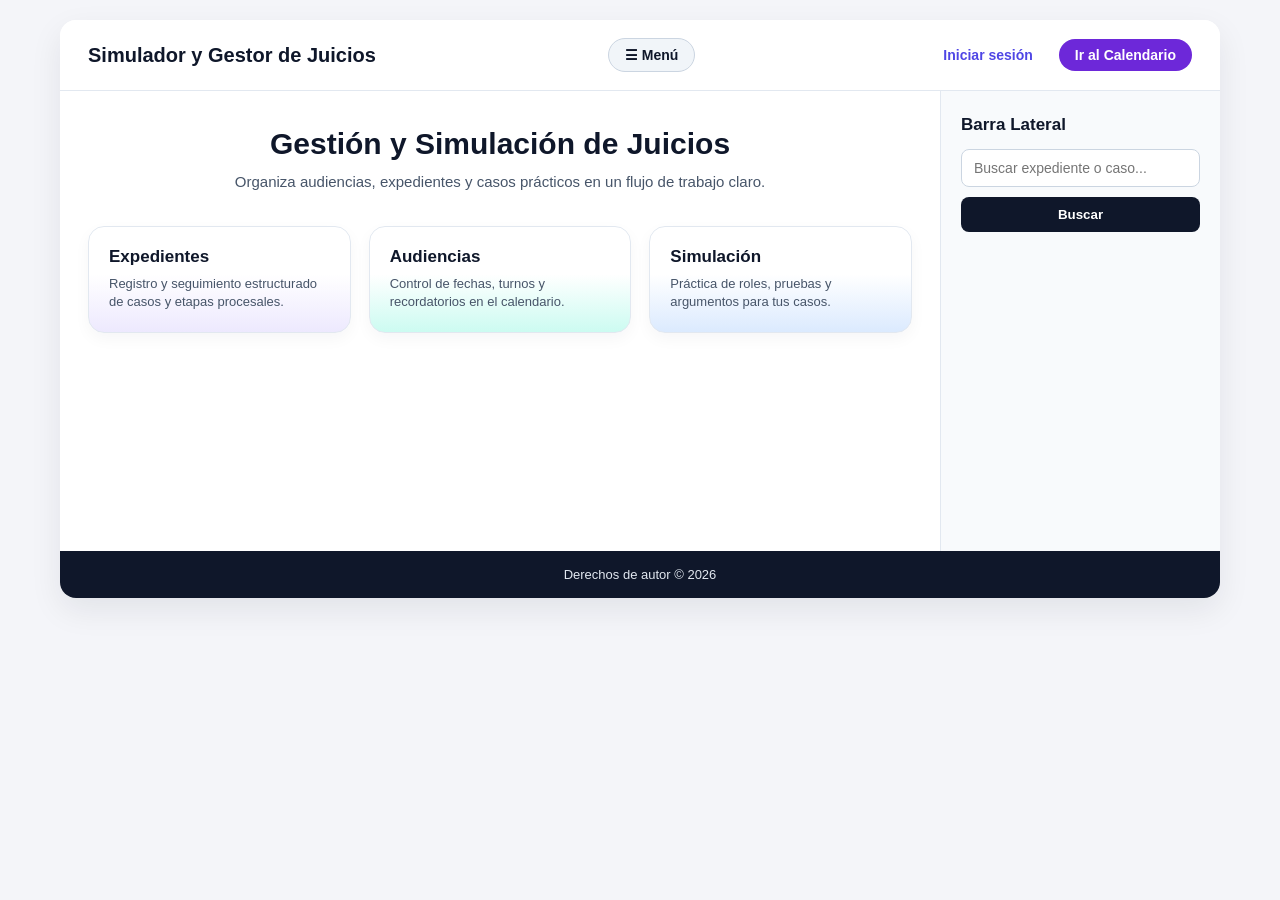
<file: Frontend_app/index.html>
<!DOCTYPE html>
<html lang="es">
<head>
    <meta charset="UTF-8">
    <meta name="viewport" content="width=device-width, initial-scale=1.0">
    <title>Simulador y Gestor de Juicios</title>
    <link rel="stylesheet" href="style.css">
</head>
<body>

    <div id="container">

        <header class="top-header">
            <div class="brand">
                <h1>Simulador y Gestor de Juicios</h1>
            </div>

            <nav aria-label="Navegación principal">
                <button id="menuBtn" class="menu-toggle" aria-expanded="false" aria-controls="menuLista">
                    ☰ Menú
                </button>
                <ul id="menuLista" class="menu-desplegable">
                    <li><a href="index.html">Inicio</a></li>
                    <li><a href="crear_cuenta.html">Crear cuenta</a></li>
                    <li><a href="calendario.html">Calendario Interactivo</a></li>
                    <li><a href="index.html">Blog</a></li>
                    <li><a href="index.html">Contacto</a></li>
                </ul>
            </nav>

            <div class="header-actions">
                <a href="crear_cuenta.html" class="btn-outline">Iniciar sesión</a>
                <a href="calendario.html" class="btn-primary">Ir al Calendario</a>
            </div>
        </header>

        <main class="layout-main">
            <section id="content">
                <div class="hero">
                    <h2>Gestión y Simulación de Juicios</h2>
                    <p>Organiza audiencias, expedientes y casos prácticos en un flujo de trabajo claro.</p>
                </div>

                <div class="cards-grid">
                    <article class="card card-purple">
                        <h3>Expedientes</h3>
                        <p>Registro y seguimiento estructurado de casos y etapas procesales.</p>
                    </article>

                    <article class="card card-teal">
                        <h3>Audiencias</h3>
                        <p>Control de fechas, turnos y recordatorios en el calendario.</p>
                    </article>

                    <article class="card card-blue">
                        <h3>Simulación</h3>
                        <p>Práctica de roles, pruebas y argumentos para tus casos.</p>
                    </article>
                </div>
            </section>

            <aside>
                <h2>Barra Lateral</h2>
                <form role="search">
                    <input type="text" placeholder="Buscar expediente o caso..." aria-label="Buscar">
                    <button type="submit">Buscar</button>
                </form>
            </aside>
        </main>

        <footer>
            Derechos de autor &copy; 2026
        </footer>

    </div>

    <script src="main.js" defer></script>
</body>
</html>
</file>
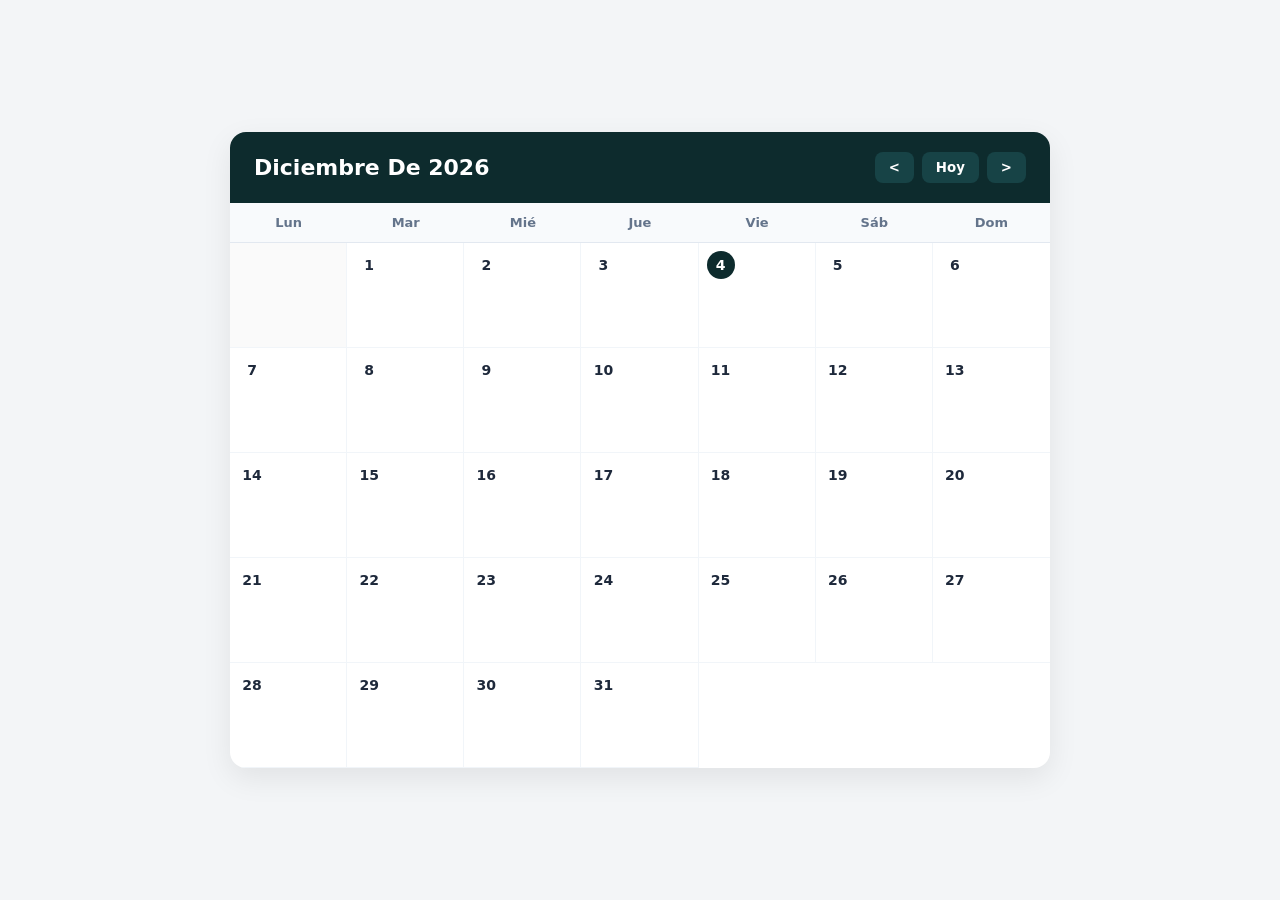
<file: Frontend_app/calendario.html>
<!DOCTYPE html>
<html lang="es">
<head>
  <meta charset="UTF-8">
  <meta name="viewport" content="width=device-width, initial-scale=1.0">
  <title>Calendario Interactivo</title>
  <link rel="stylesheet" href="calendario.css">
</head>
<body>

  <div class="calendar-container">
    <header class="calendar-header">
      <h2 id="monthYearTitle"></h2>
      <div class="controls">
        <button id="prevMonthBtn">&lt;</button>
        <button id="todayBtn">Hoy</button>
        <button id="nextMonthBtn">&gt;</button>
      </div>
    </header>

    <div class="weekdays">
      <div>Lun</div>
      <div>Mar</div>
      <div>Mié</div>
      <div>Jue</div>
      <div>Vie</div>
      <div>Sáb</div>
      <div>Dom</div>
    </div>

    <div class="days-grid" id="daysGrid"></div>
  </div>

  <!-- Ventana emergente para añadir evento -->
  <div class="modal-backdrop" id="eventModal">
    <div class="modal-box">
      <h3>Nuevo evento</h3>
      <p id="selectedDateText"></p>
      <form id="eventForm">
        <input type="text" id="eventTitleInput" placeholder="Ej. Reunión 10:00 a.m." required>
        <div class="modal-buttons">
          <button type="button" class="btn-cancel" id="cancelBtn">Cancelar</button>
          <button type="submit" class="btn-save">Guardar</button>
        </div>
      </form>
    </div>
  </div>

  <script>
    const today = new Date();
    let currentMonth = today.getMonth();
    let currentYear = today.getFullYear();
    let selectedDateKey = "";

    let events = JSON.parse(localStorage.getItem("misEventosCalendario")) || {};

    const monthYearTitle = document.getElementById("monthYearTitle");
    const daysGrid = document.getElementById("daysGrid");
    const eventModal = document.getElementById("eventModal");
    const selectedDateText = document.getElementById("selectedDateText");
    const eventTitleInput = document.getElementById("eventTitleInput");

    function renderCalendar() {
      daysGrid.innerHTML = "";

      const firstDay = new Date(currentYear, currentMonth, 1);
      const lastDay = new Date(currentYear, currentMonth + 1, 0);
      const totalDays = lastDay.getDate();

      let startWeekday = firstDay.getDay() - 1;
      if (startWeekday === -1) startWeekday = 6;

      const monthName = firstDay.toLocaleDateString("es-ES", { month: "long", year: "numeric" });
      monthYearTitle.textContent = monthName;

      for (let i = 0; i < startWeekday; i++) {
        const emptyCell = document.createElement("div");
        emptyCell.className = "day-cell empty";
        daysGrid.appendChild(emptyCell);
      }

      for (let day = 1; day <= totalDays; day++) {
        const cell = document.createElement("div");
        cell.className = "day-cell";

        const dateKey = `${currentYear}-${String(currentMonth + 1).padStart(2, "0")}-${String(day).padStart(2, "0")}`;

        if (
          day === today.getDate() &&
          currentMonth === today.getMonth() &&
          currentYear === today.getFullYear()
        ) {
          cell.classList.add("today");
        }

        const dayNum = document.createElement("div");
        dayNum.className = "day-number";
        dayNum.textContent = day;
        cell.appendChild(dayNum);

        if (events[dateKey]) {
          events[dateKey].forEach((ev, index) => {
            const tag = document.createElement("div");
            tag.className = "event-tag";
            tag.innerHTML = `<span>${ev}</span><button title="Eliminar">&times;</button>`;

            tag.querySelector("button").addEventListener("click", (e) => {
              e.stopPropagation();
              events[dateKey].splice(index, 1);
              if (events[dateKey].length === 0) delete events[dateKey];
              saveAndRender();
            });

            cell.appendChild(tag);
          });
        }

        cell.addEventListener("click", () => {
          selectedDateKey = dateKey;
          selectedDateText.textContent = `Fecha seleccionada: ${day}/${currentMonth + 1}/${currentYear}`;
          eventTitleInput.value = "";
          eventModal.classList.add("active");
          eventTitleInput.focus();
        });

        daysGrid.appendChild(cell);
      }
    }

    function saveAndRender() {
      localStorage.setItem("misEventosCalendario", JSON.stringify(events));
      renderCalendar();
    }

    document.getElementById("prevMonthBtn").addEventListener("click", () => {
      currentMonth--;
      if (currentMonth < 0) {
        currentMonth = 11;
        currentYear--;
      }
      renderCalendar();
    });

    document.getElementById("nextMonthBtn").addEventListener("click", () => {
      currentMonth++;
      if (currentMonth > 11) {
        currentMonth = 0;
        currentYear++;
      }
      renderCalendar();
    });

    document.getElementById("todayBtn").addEventListener("click", () => {
      currentMonth = today.getMonth();
      currentYear = today.getFullYear();
      renderCalendar();
    });

    document.getElementById("cancelBtn").addEventListener("click", () => {
      eventModal.classList.remove("active");
    });

    document.getElementById("eventForm").addEventListener("submit", (e) => {
      e.preventDefault();
      const title = eventTitleInput.value.trim();
      if (!title) return;

      if (!events[selectedDateKey]) events[selectedDateKey] = [];
      events[selectedDateKey].push(title);

      eventModal.classList.remove("active");
      saveAndRender();
    });

    renderCalendar();
  </script>
</body>
</html>
</file>
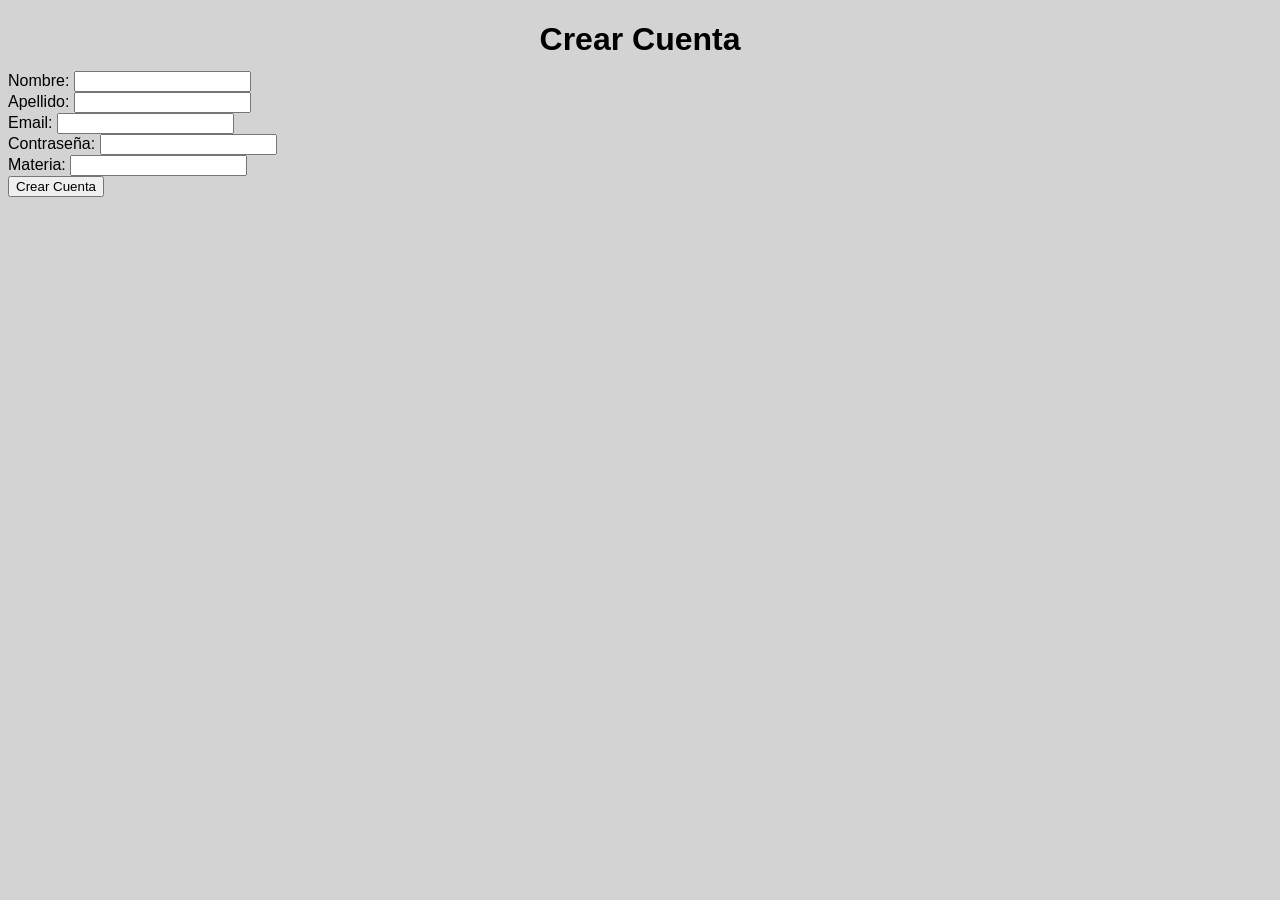
<file: Frontend_app/crear_cuenta.html>
<!DOCTYPE html>
<html lang="en">
<head>
    <meta charset="UTF-8">
    <meta name="viewport" content="width=device-width, initial-scale=1.0">
    <title>Crear Cuenta</title>
    <link rel="stylesheet" href="crear_cuenta.css">
</head>
<body>
    
    <div id="container">

        <header> 
            <h1>Crear Cuenta</h1>
        </header>
        
    </div>

    <nav>
        <form action="#" method="post">

        <div>
            <label for="nombre">Nombre:</label>
            <input id="nombre" type="text" name="Nombre">
        </div>

        <div>
            <label for="apellido">Apellido:</label>
            <input id="apellido" type="text" name="Apellido">
        </div>

        <div>
            <label for="email">Email:</label>
            <input id="email" type="email" name="Email">
        </div>

        <div>
            <label for="password">Contraseña:</label>
            <input id="password" type="password" name="Password">
        </div>

        <div>
            <label for="materia">Materia:</label>
            <input id="materia" type="text" name="Materia">
        </div>

        <input type="Submit" value="Crear Cuenta">
    </form>
    </nav>
    
</body>
</html>
</file>
<file: Frontend_app/style.css>
* {
    margin: 0;
    padding: 0;
    box-sizing: border-box;
    font-family: 'Segoe UI', Arial, Helvetica, sans-serif;
}

body {
    background: #f4f5f9;
    color: #1e293b;
    padding: 20px;
}

#container {
    max-width: 1160px;
    margin: 0 auto;
    background: #ffffff;
    border-radius: 16px;
    box-shadow: 0 12px 32px rgba(15, 23, 42, 0.08);
    overflow: hidden;
}

/* Cabecera y navegación */
.top-header {
    display: flex;
    flex-wrap: wrap;
    align-items: center;
    justify-content: space-between;
    gap: 16px;
    padding: 18px 28px;
    border-bottom: 1px solid #e2e8f0;
    background: #ffffff;
}

.brand h1 {
    font-size: 20px;
    font-weight: 700;
    color: #0f172a;
}

nav {
    position: relative;
}

.menu-toggle {
    background: #f1f5f9;
    color: #0f172a;
    border: 1px solid #cbd5e1;
    padding: 8px 16px;
    font-size: 14px;
    font-weight: 600;
    border-radius: 999px;
    cursor: pointer;
    transition: background 0.2s;
}

.menu-toggle:hover {
    background: #e2e8f0;
}

.menu-desplegable {
    display: none;
    position: absolute;
    top: calc(100% + 8px);
    left: 0;
    min-width: 220px;
    background: #ffffff;
    border: 1px solid #e2e8f0;
    border-radius: 12px;
    list-style: none;
    box-shadow: 0 10px 24px rgba(15, 23, 42, 0.12);
    z-index: 100;
    overflow: hidden;
}

.menu-desplegable.mostrar {
    display: block;
}

.menu-desplegable li {
    border-bottom: 1px solid #f1f5f9;
}

.menu-desplegable li:last-child {
    border-bottom: none;
}

.menu-desplegable li a {
    display: block;
    padding: 11px 16px;
    color: #1e293b;
    text-decoration: none;
    font-size: 14px;
    font-weight: 500;
}

.menu-desplegable li a:hover {
    background: #f8fafc;
    color: #6d28d9;
}

.header-actions {
    display: flex;
    align-items: center;
    gap: 10px;
}

.btn-outline,
.btn-primary {
    text-decoration: none;
    font-size: 14px;
    font-weight: 600;
    padding: 8px 16px;
    border-radius: 999px;
    transition: all 0.2s;
}

.btn-outline {
    color: #4f46e5;
    background: transparent;
}

.btn-outline:hover {
    background: #eef2ff;
}

.btn-primary {
    background: #6d28d9;
    color: #ffffff;
}

.btn-primary:hover {
    background: #5b21b6;
}

/* Zona principal + barra lateral */
.layout-main {
    display: grid;
    grid-template-columns: 1fr 280px;
    min-height: 460px;
}

#content {
    padding: 36px 28px;
}

.hero {
    text-align: center;
    max-width: 620px;
    margin: 0 auto 32px;
}

.hero h2 {
    font-size: 30px;
    font-weight: 800;
    color: #0f172a;
    margin-bottom: 10px;
}

.hero p {
    font-size: 15px;
    color: #475569;
    line-height: 1.5;
}

/* Tarjetas inspiradas en el ejemplo */
.cards-grid {
    display: grid;
    grid-template-columns: repeat(3, 1fr);
    gap: 18px;
}

.card {
    padding: 20px;
    border-radius: 16px;
    border: 1px solid #e2e8f0;
    background: #ffffff;
    box-shadow: 0 6px 16px rgba(15, 23, 42, 0.04);
}

.card h3 {
    font-size: 17px;
    margin-bottom: 8px;
    color: #0f172a;
}

.card p {
    font-size: 13px;
    color: #475569;
    line-height: 1.45;
}

.card-purple {
    background: linear-gradient(180deg, #ffffff 45%, #ede9fe 100%);
}

.card-teal {
    background: linear-gradient(180deg, #ffffff 45%, #ccfbf1 100%);
}

.card-blue {
    background: linear-gradient(180deg, #ffffff 45%, #dbeafe 100%);
}

/* Barra lateral */
aside {
    background: #f8fafc;
    border-left: 1px solid #e2e8f0;
    padding: 24px 20px;
}

aside h2 {
    font-size: 17px;
    margin-bottom: 14px;
    color: #0f172a;
}

aside form {
    display: flex;
    flex-direction: column;
    gap: 10px;
}

aside input[type="text"] {
    padding: 10px 12px;
    border: 1px solid #cbd5e1;
    border-radius: 8px;
    font-size: 14px;
}

aside button[type="submit"] {
    padding: 10px;
    background: #0f172a;
    color: #ffffff;
    border: none;
    border-radius: 8px;
    font-weight: 600;
    cursor: pointer;
}

aside button[type="submit"]:hover {
    background: #1e293b;
}

/* Pie de página */
footer {
    background: #0f172a;
    color: #e2e8f0;
    text-align: center;
    padding: 16px;
    font-size: 13px;
}

/* Adaptable en pantallas pequeñas */
@media (max-width: 820px) {
    .layout-main {
        grid-template-columns: 1fr;
    }

    aside {
        border-left: none;
        border-top: 1px solid #e2e8f0;
    }

    .cards-grid {
        grid-template-columns: 1fr;
    }
}
</file>
<file: Frontend_app/calendario.css>
* {
  box-sizing: border-box;
  margin: 0;
  padding: 0;
  font-family: 'Segoe UI', system-ui, sans-serif;
}

body {
  background: #f3f5f7;
  display: flex;
  justify-content: center;
  align-items: center;
  min-height: 100vh;
  padding: 20px;
  color: #1e293b;
}

.calendar-container {
  background: #ffffff;
  width: 100%;
  max-width: 820px;
  border-radius: 16px;
  box-shadow: 0 10px 30px rgba(0, 0, 0, 0.08);
  overflow: hidden;
}

/* Cabecera del mes */
.calendar-header {
  background: #0d2b2d;
  color: #ffffff;
  padding: 20px 24px;
  display: flex;
  justify-content: space-between;
  align-items: center;
}

.calendar-header h2 {
  font-size: 22px;
  text-transform: capitalize;
}

.controls {
  display: flex;
  gap: 8px;
}

.controls button {
  background: #174346;
  color: #ffffff;
  border: none;
  padding: 8px 14px;
  border-radius: 8px;
  cursor: pointer;
  font-weight: 600;
  transition: background 0.2s;
}

.controls button:hover {
  background: #235d61;
}

/* Días de la semana */
.weekdays {
  display: grid;
  grid-template-columns: repeat(7, 1fr);
  background: #f8fafc;
  border-bottom: 1px solid #e2e8f0;
  text-align: center;
  font-weight: 600;
  font-size: 13px;
  color: #64748b;
  padding: 12px 0;
}

/* Cuadrícula de días */
.days-grid {
  display: grid;
  grid-template-columns: repeat(7, 1fr);
}

.day-cell {
  min-height: 105px;
  border-right: 1px solid #f1f5f9;
  border-bottom: 1px solid #f1f5f9;
  padding: 8px;
  cursor: pointer;
  transition: background 0.15s;
  display: flex;
  flex-direction: column;
  gap: 4px;
}

.day-cell:nth-child(7n) {
  border-right: none;
}

.day-cell:hover:not(.empty) {
  background: #f8fafc;
}

.day-cell.empty {
  background: #fafafa;
  cursor: default;
}

.day-number {
  font-size: 14px;
  font-weight: 600;
  width: 28px;
  height: 28px;
  display: flex;
  align-items: center;
  justify-content: center;
  border-radius: 50%;
}

/* Día actual resaltado */
.day-cell.today .day-number {
  background: #0d2b2d;
  color: #ffffff;
}

/* Etiquetas de eventos */
.event-tag {
  background: #e4f3ef;
  color: #0d3b32;
  border-left: 3px solid #1b7a68;
  font-size: 11px;
  padding: 3px 6px;
  border-radius: 4px;
  display: flex;
  justify-content: space-between;
  align-items: center;
  gap: 4px;
}

.event-tag span {
  white-space: nowrap;
  overflow: hidden;
  text-overflow: ellipsis;
}

.event-tag button {
  background: none;
  border: none;
  color: #0d3b32;
  font-weight: bold;
  cursor: pointer;
  font-size: 13px;
  line-height: 1;
}

/* Modal para agregar evento */
.modal-backdrop {
  display: none;
  position: fixed;
  inset: 0;
  background: rgba(15, 23, 42, 0.45);
  justify-content: center;
  align-items: center;
  padding: 16px;
}

.modal-backdrop.active {
  display: flex;
}

.modal-box {
  background: #ffffff;
  padding: 24px;
  border-radius: 14px;
  width: 100%;
  max-width: 360px;
  box-shadow: 0 20px 25px rgba(0, 0, 0, 0.15);
}

.modal-box h3 {
  margin-bottom: 6px;
  font-size: 18px;
}

.modal-box p {
  font-size: 13px;
  color: #64748b;
  margin-bottom: 16px;
}

.modal-box input {
  width: 100%;
  padding: 10px 12px;
  border: 1px solid #cbd5e1;
  border-radius: 8px;
  font-size: 14px;
  margin-bottom: 16px;
  outline: none;
}

.modal-box input:focus {
  border-color: #0d2b2d;
}

.modal-buttons {
  display: flex;
  justify-content: flex-end;
  gap: 8px;
}

.btn-cancel {
  background: #e2e8f0;
  color: #334155;
  border: none;
  padding: 8px 14px;
  border-radius: 8px;
  cursor: pointer;
}

.btn-save {
  background: #0d2b2d;
  color: #ffffff;
  border: none;
  padding: 8px 16px;
  border-radius: 8px;
  cursor: pointer;
}
</file>
<file: Frontend_app/crear_cuenta.css>
body{
    background: lightgrey;
    font-family:Arial, Helvetica, sans-serif
}

#container{
    width: 80%;
    margin: 0px auto;
}

header{
    color: black;
    text-align: center;
    height: 50px;
    width: 100%;
}
</file>
